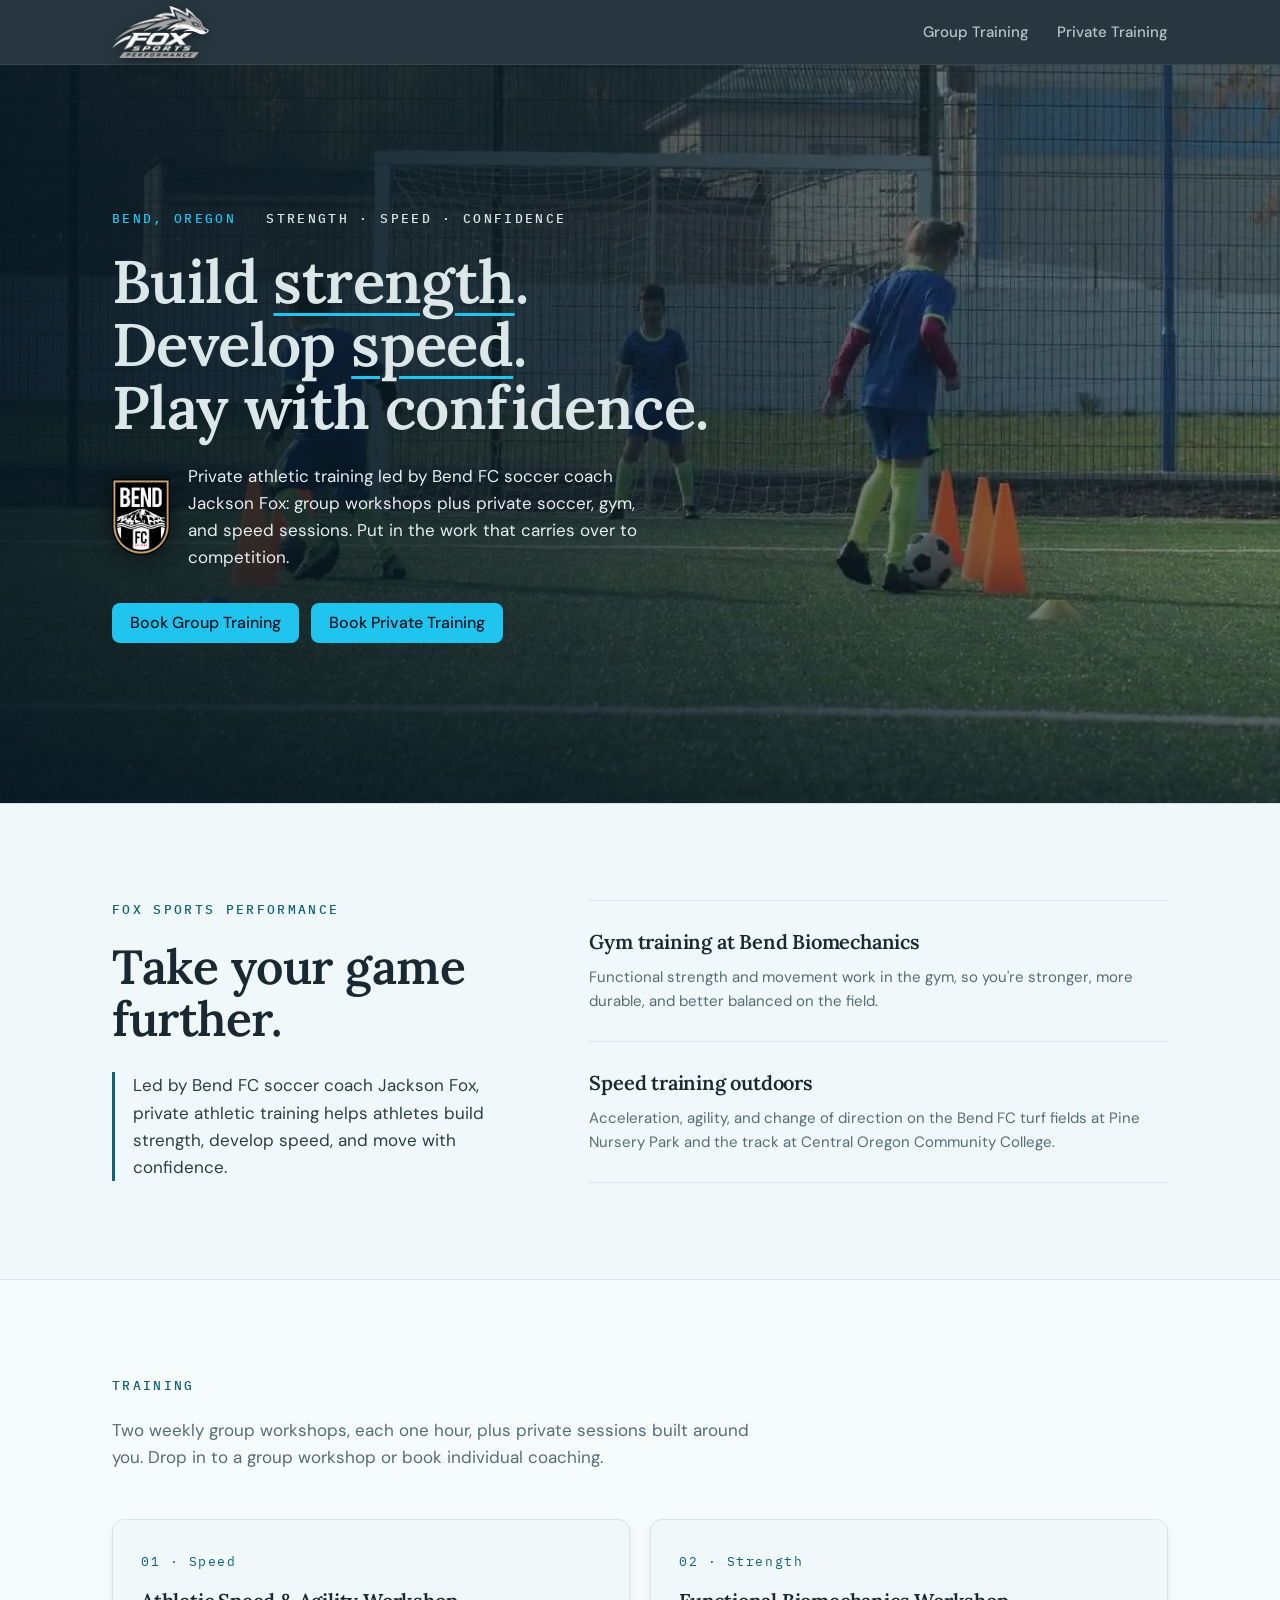
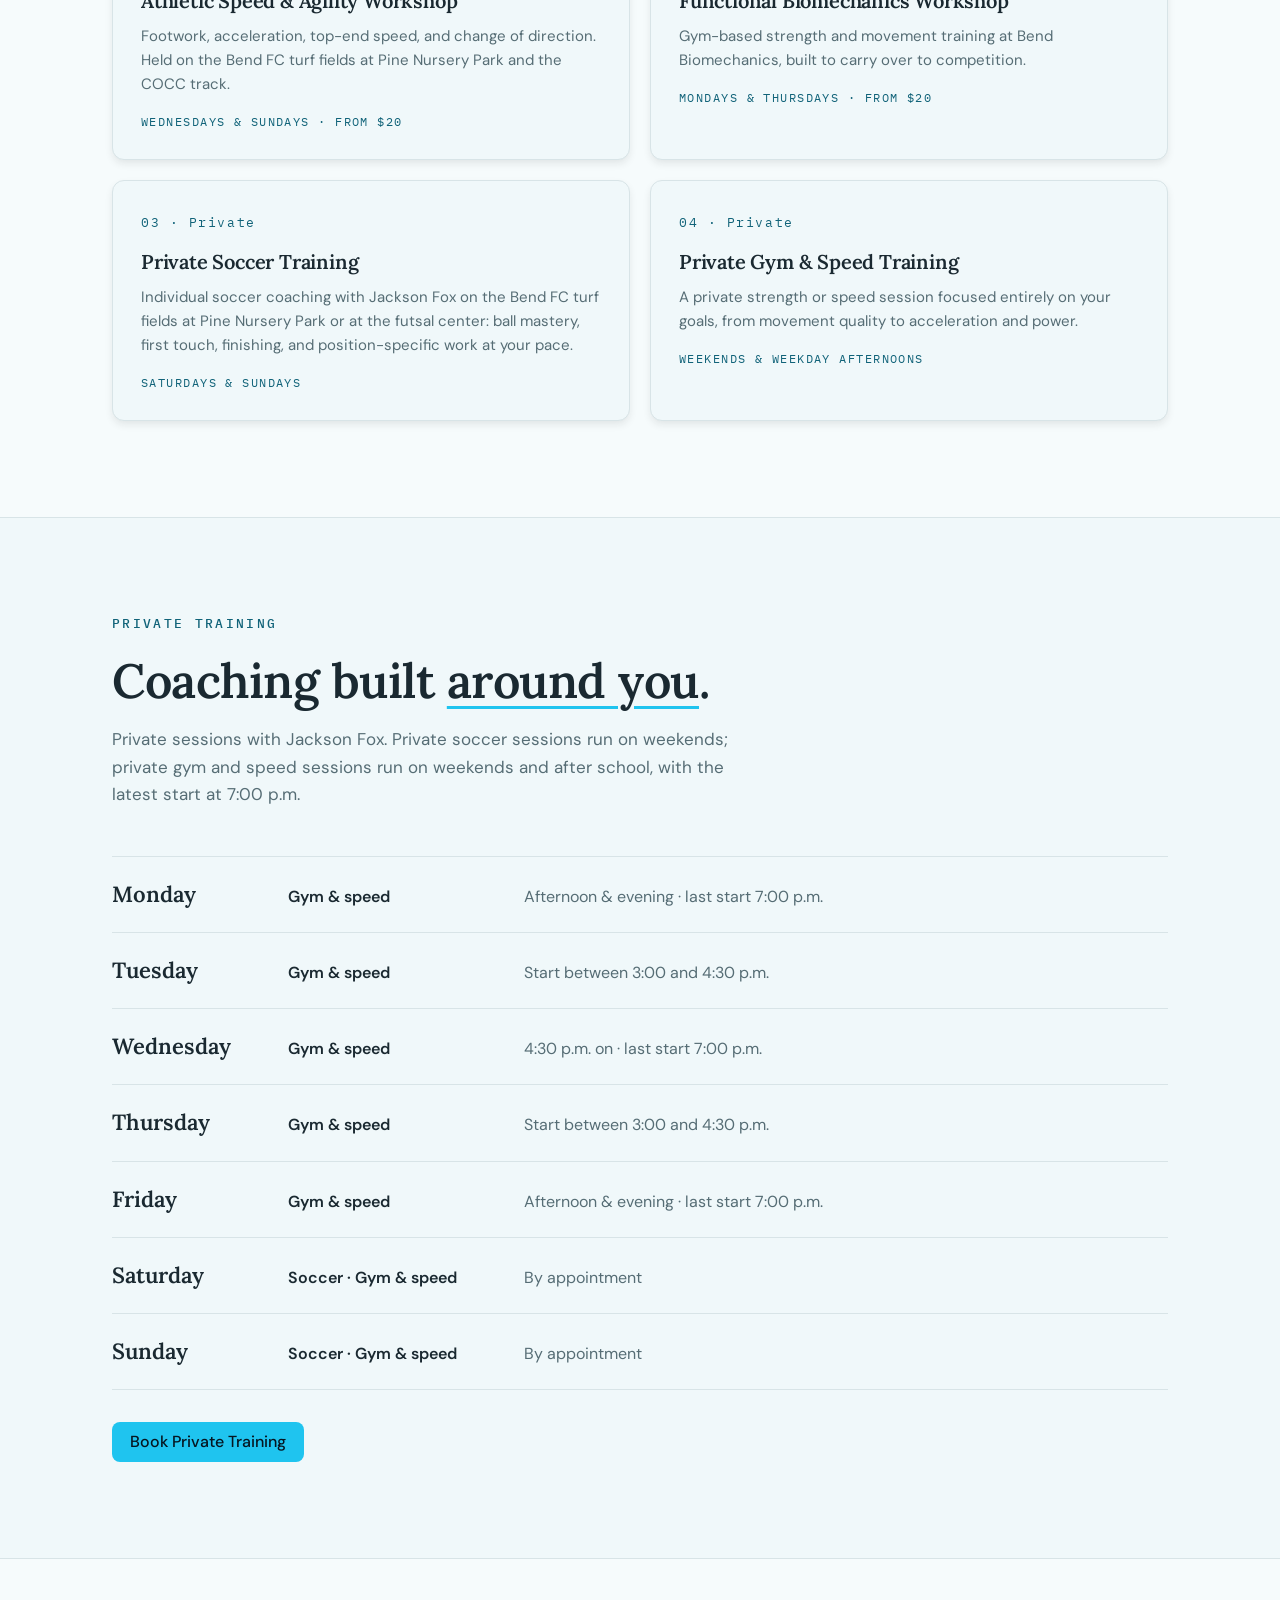
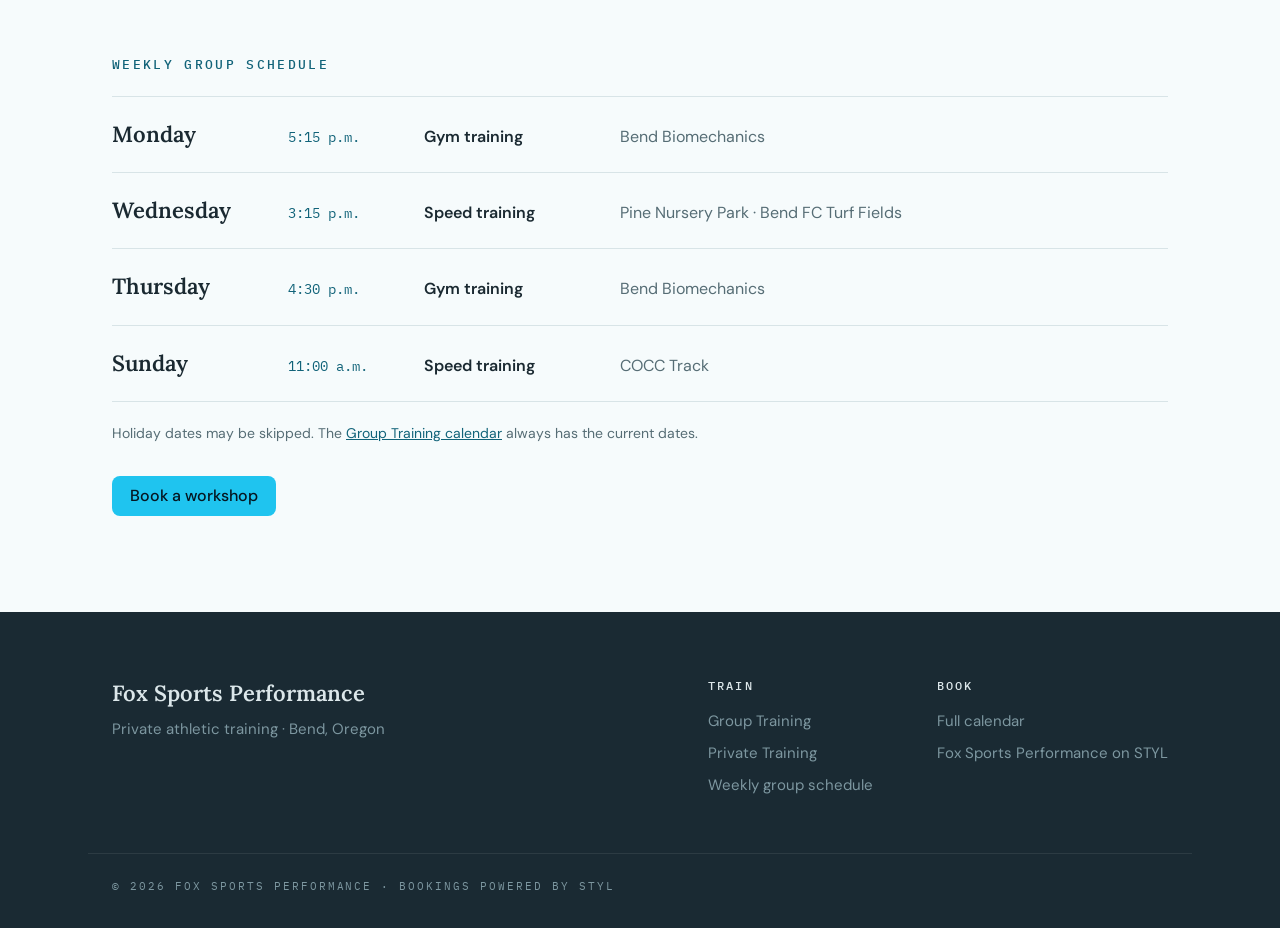
<file: index.html>
<!DOCTYPE html>
<html lang="en">
<head>
  <meta charset="utf-8" />
  <meta name="viewport" content="width=device-width, initial-scale=1" />
  <title>Fox Sports Performance · Athletic Training in Bend, Oregon</title>
  <meta name="description" content="Private athletic training in Bend, Oregon with Bend FC coach Jackson Fox. Gym sessions at Bend Biomechanics and speed training at Pine Nursery Park and COCC." />
  <meta name="theme-color" content="#051621" />
  <link rel="icon" type="image/png" href="assets/fox-logo.png" />
  <link rel="preconnect" href="https://fonts.googleapis.com" />
  <link rel="preconnect" href="https://fonts.gstatic.com" crossorigin />
  <link href="https://fonts.googleapis.com/css2?family=DM+Sans:opsz,wght@9..40,400;9..40,500;9..40,600&family=IBM+Plex+Mono:wght@500&family=Lora:wght@500;600;700&display=swap" rel="stylesheet" />
  <link rel="stylesheet" href="styles.css" />
</head>
<body>
  <a class="skip" href="#main">Skip to content</a>

  <header class="site-header">
    <div class="wrap header-inner">
      <a href="/" class="logo" aria-label="Fox Sports Performance home">
        <img class="logo-img" src="assets/fox-logo-light.png" alt="Fox Sports Performance" onerror="this.remove()" />
        <span class="logo-text">FOX<span>SPORTS PERFORMANCE</span></span>
      </a>
      <nav class="nav" aria-label="Primary">
        <a href="group-training.html" class="nav-key">Group Training</a>
        <a href="private-training.html" class="nav-key">Private Training</a>
      </nav>
    </div>
  </header>

  <main id="main">
    <!-- HERO: tagline + calendar preview -->
    <section class="hero hero-video" id="top">
      <video class="hero-bg" muted loop playsinline preload="none" poster="assets/hero-poster.jpg" aria-hidden="true"
             data-src-desktop="assets/hero-montage.mp4" data-src-mobile="assets/hero-montage-mobile.mp4"></video>
      <div class="hero-shade" aria-hidden="true"></div>
      <div class="wrap">
        <div class="hero-copy">
          <p class="eyebrow"><span class="eyebrow-accent">Bend, Oregon</span> Strength · Speed · Confidence</p>
          <h1>Build <span class="ul">strength</span>.<br />Develop <span class="ul">speed</span>.<br />Play with confidence.</h1>
          <div class="hero-intro">
            <img class="club-crest" src="assets/bend-fc-logo.png" width="152" height="200" alt="Bend FC crest" />
            <p class="hero-lede">Private athletic training led by Bend FC soccer coach Jackson Fox: group workshops plus private soccer, gym, and speed sessions. Put in the work that carries over to competition.</p>
          </div>
          <div class="hero-actions">
            <a href="group-training.html" class="btn btn-primary">Book Group Training</a>
            <a href="private-training.html" class="btn btn-primary">Book Private Training</a>
          </div>
        </div>
      </div>
    </section>

    <!-- ABOUT -->
    <section class="section light">
      <div class="wrap split">
        <div>
          <p class="eyebrow eyebrow-dark">Fox Sports Performance</p>
          <h2>Take your game further.</h2>
          <blockquote class="lede">
            Led by Bend FC soccer coach Jackson Fox, private athletic training helps athletes build strength, develop speed, and move with confidence.
          </blockquote>
        </div>
        <div class="rows">
          <article class="row">
            <h3>Gym training at Bend Biomechanics</h3>
            <p>Functional strength and movement work in the gym, so you're stronger, more durable, and better balanced on the field.</p>
          </article>
          <article class="row">
            <h3>Speed training outdoors</h3>
            <p>Acceleration, agility, and change of direction on the Bend FC turf fields at Pine Nursery Park and the track at Central Oregon Community College.</p>
          </article>
        </div>
      </div>
    </section>

    <!-- TRAINING -->
    <section class="section light alt" id="training">
      <div class="wrap">
        <p class="eyebrow eyebrow-dark">Training</p>
        <p class="section-lede">Two weekly group workshops, each one hour, plus private sessions built around you. Drop in to a group workshop or book individual coaching.</p>
        <div class="cards cards-2">
          <article class="card">
            <span class="num">01 · Speed</span>
            <h3>Athletic Speed &amp; Agility Workshop</h3>
            <p>Footwork, acceleration, top-end speed, and change of direction. Held on the Bend FC turf fields at Pine Nursery Park and the COCC track.</p>
            <p class="card-meta">Wednesdays &amp; Sundays · from $20</p>
          </article>
          <article class="card">
            <span class="num">02 · Strength</span>
            <h3>Functional Biomechanics Workshop</h3>
            <p>Gym-based strength and movement training at Bend Biomechanics, built to carry over to competition.</p>
            <p class="card-meta">Mondays &amp; Thursdays · from $20</p>
          </article>
          <article class="card">
            <span class="num">03 · Private</span>
            <h3>Private Soccer Training</h3>
            <p>Individual soccer coaching with Jackson Fox on the Bend FC turf fields at Pine Nursery Park or at the futsal center: ball mastery, first touch, finishing, and position-specific work at your pace.</p>
            <p class="card-meta">Saturdays &amp; Sundays</p>
          </article>
          <article class="card">
            <span class="num">04 · Private</span>
            <h3>Private Gym &amp; Speed Training</h3>
            <p>A private strength or speed session focused entirely on your goals, from movement quality to acceleration and power.</p>
            <p class="card-meta">Weekends &amp; weekday afternoons</p>
          </article>
        </div>
      </div>
    </section>

    <!-- PRIVATE TRAINING AVAILABILITY -->
    <section class="section light" id="private-training">
      <div class="wrap">
        <p class="eyebrow eyebrow-dark">Private training</p>
        <h2>Coaching built <span class="ul">around you</span>.</h2>
        <p class="section-lede lede-gap">Private sessions with Jackson Fox. Private soccer sessions run on weekends; private gym and speed sessions run on weekends and after school, with the latest start at 7:00&nbsp;p.m.</p>
        <ul class="week week-3">
          <li><span class="day">Monday</span><span class="what">Gym &amp; speed</span><span class="where">Afternoon &amp; evening · last start 7:00&nbsp;p.m.</span></li>
          <li><span class="day">Tuesday</span><span class="what">Gym &amp; speed</span><span class="where">Start between 3:00 and 4:30&nbsp;p.m.</span></li>
          <li><span class="day">Wednesday</span><span class="what">Gym &amp; speed</span><span class="where">4:30&nbsp;p.m. on · last start 7:00&nbsp;p.m.</span></li>
          <li><span class="day">Thursday</span><span class="what">Gym &amp; speed</span><span class="where">Start between 3:00 and 4:30&nbsp;p.m.</span></li>
          <li><span class="day">Friday</span><span class="what">Gym &amp; speed</span><span class="where">Afternoon &amp; evening · last start 7:00&nbsp;p.m.</span></li>
          <li><span class="day">Saturday</span><span class="what">Soccer · Gym &amp; speed</span><span class="where">By appointment</span></li>
          <li><span class="day">Sunday</span><span class="what">Soccer · Gym &amp; speed</span><span class="where">By appointment</span></li>
        </ul>
        <div class="hero-actions">
          <a href="private-training.html" class="btn btn-primary">Book Private Training</a>
        </div>
      </div>
    </section>

    <!-- WEEKLY SCHEDULE -->
    <section class="section light alt" id="weekly">
      <div class="wrap">
        <p class="eyebrow eyebrow-dark">Weekly group schedule</p>
        <ul class="week">
          <li><span class="day">Monday</span><span class="time">5:15&nbsp;p.m.</span><span class="what">Gym training</span><span class="where">Bend Biomechanics</span></li>
          <li><span class="day">Wednesday</span><span class="time">3:15&nbsp;p.m.</span><span class="what">Speed training</span><span class="where">Pine Nursery Park · Bend FC Turf Fields</span></li>
          <li><span class="day">Thursday</span><span class="time">4:30&nbsp;p.m.</span><span class="what">Gym training</span><span class="where">Bend Biomechanics</span></li>
          <li><span class="day">Sunday</span><span class="time">11:00&nbsp;a.m.</span><span class="what">Speed training</span><span class="where">COCC Track</span></li>
        </ul>
        <p class="fine">Holiday dates may be skipped. The <a href="group-training.html">Group Training calendar</a> always has the current dates.</p>
        <div class="hero-actions">
          <a href="group-training.html" class="btn btn-primary">Book a workshop</a>
        </div>
      </div>
    </section>

  </main>

  <footer class="site-footer">
    <div class="wrap footer-inner">
      <div>
        <p class="footer-brand">Fox Sports Performance</p>
        <p class="muted">Private athletic training · Bend, Oregon</p>
      </div>
      <div class="footer-cols">
        <div>
          <p class="eyebrow">Train</p>
          <a href="group-training.html">Group Training</a>
          <a href="private-training.html">Private Training</a>
          <a href="#weekly">Weekly group schedule</a>
        </div>
        <div>
          <p class="eyebrow">Book</p>
          <a href="schedule.html">Full calendar</a>
          <a href="https://styl.inc/brand/fox-sports-performance" target="_blank" rel="noopener">Fox Sports Performance on STYL</a>
        </div>
      </div>
    </div>
    <div class="wrap copyright">© <span id="year">2026</span> Fox Sports Performance · Bookings powered by STYL</div>
  </footer>

  <script>
    document.getElementById('year').textContent = new Date().getFullYear();
    // Hero video: smaller file on phones; still image only when reduced motion is requested
    (function () {
      var v = document.querySelector('.hero-bg');
      if (!v) return;
      if (window.matchMedia && window.matchMedia('(prefers-reduced-motion: reduce)').matches) return;
      v.src = window.innerWidth <= 700 ? v.dataset.srcMobile : v.dataset.srcDesktop;
      v.muted = true;
      var p = v.play();
      if (p && p.catch) p.catch(function () {});
    })();
  </script>
</body>
</html>
</file>
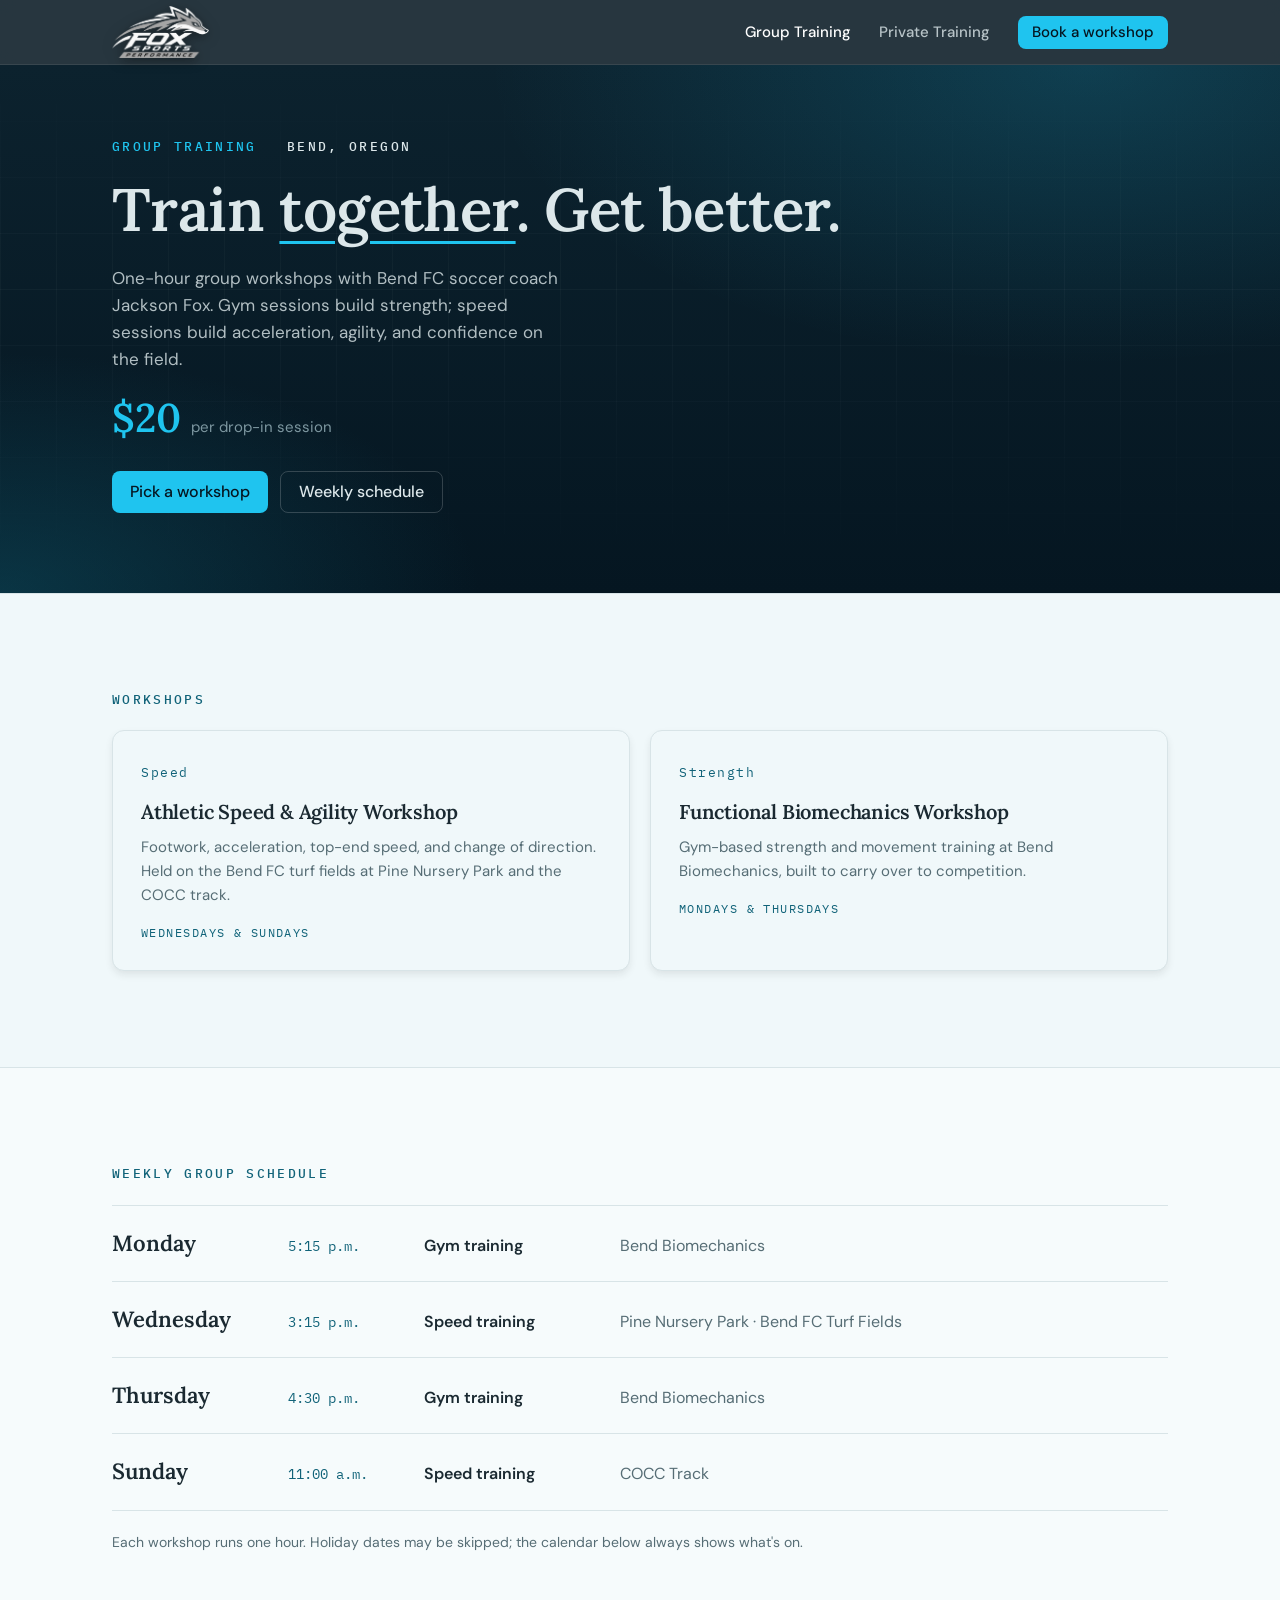
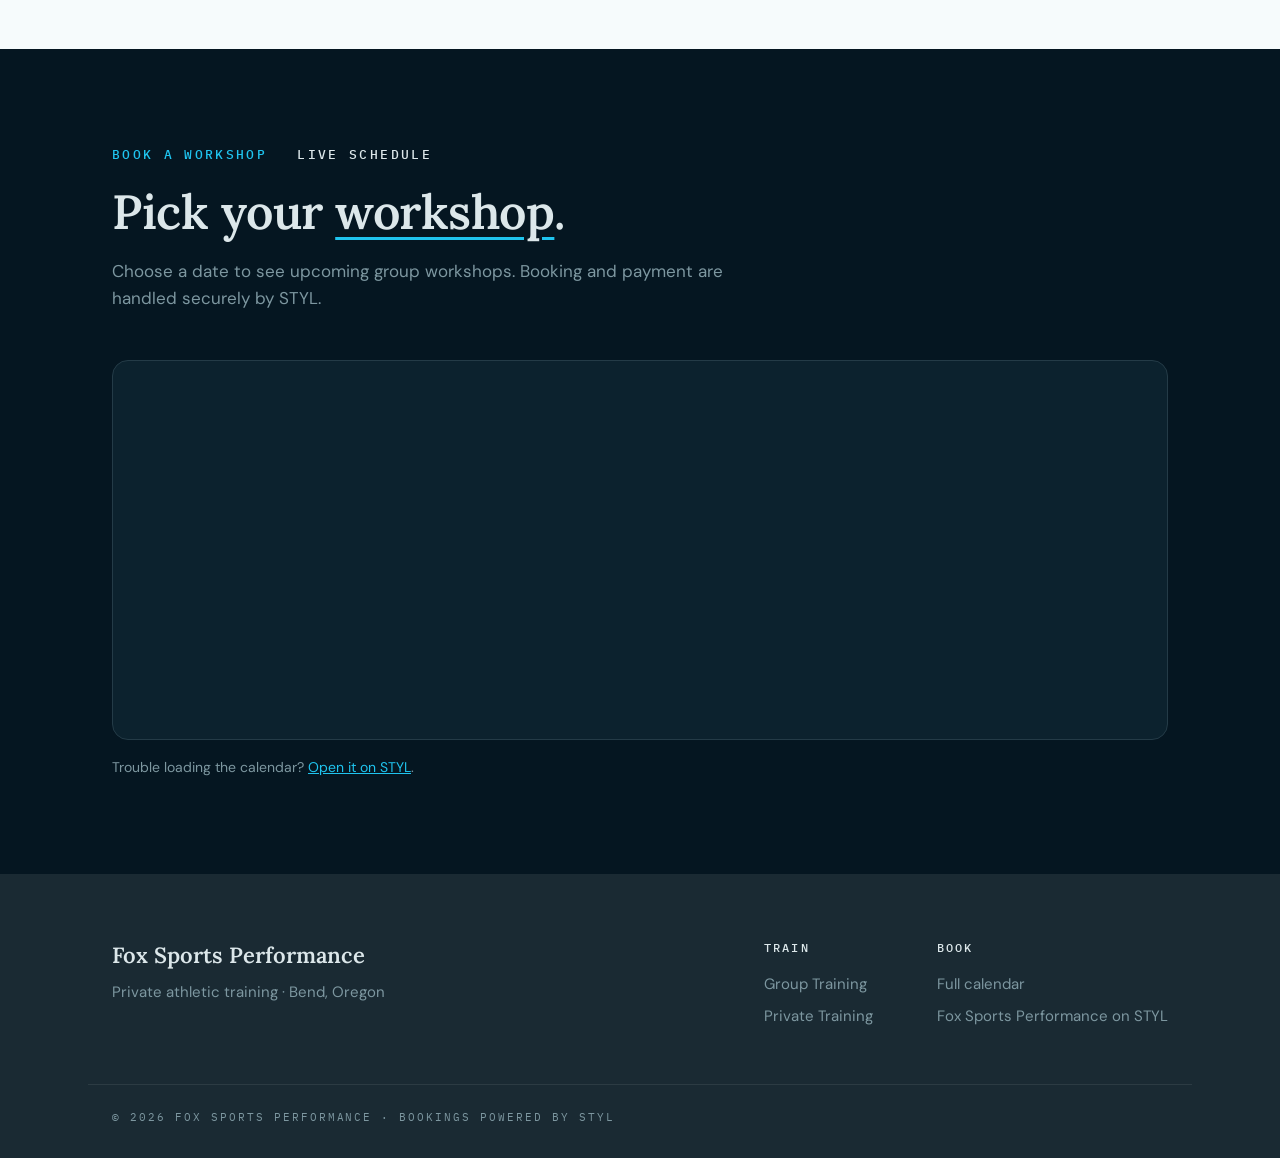
<file: group-training.html>
<!DOCTYPE html>
<html lang="en">
<head>
  <meta charset="utf-8" />
  <meta name="viewport" content="width=device-width, initial-scale=1" />
  <title>Group Training · Fox Sports Performance</title>
  <meta name="description" content="Group speed and strength workshops in Bend, Oregon with Bend FC coach Jackson Fox. Gym sessions at Bend Biomechanics and speed sessions at Pine Nursery Park and COCC." />
  <meta name="theme-color" content="#051621" />
  <link rel="icon" type="image/png" href="assets/fox-logo.png" />
  <link rel="preconnect" href="https://fonts.googleapis.com" />
  <link rel="preconnect" href="https://fonts.gstatic.com" crossorigin />
  <link href="https://fonts.googleapis.com/css2?family=DM+Sans:opsz,wght@9..40,400;9..40,500;9..40,600&family=IBM+Plex+Mono:wght@500&family=Lora:wght@500;600;700&display=swap" rel="stylesheet" />
  <link rel="stylesheet" href="styles.css" />
</head>
<body>
  <a class="skip" href="#main">Skip to content</a>

  <header class="site-header">
    <div class="wrap header-inner">
      <a href="/" class="logo" aria-label="Fox Sports Performance home">
        <img class="logo-img" src="assets/fox-logo-light.png" alt="Fox Sports Performance" onerror="this.remove()" />
        <span class="logo-text">FOX<span>SPORTS PERFORMANCE</span></span>
      </a>
      <nav class="nav" aria-label="Primary">
        <a href="group-training.html" aria-current="page" class="nav-key">Group Training</a>
        <a href="private-training.html" class="nav-key">Private Training</a>
        <a href="#book" class="btn btn-primary btn-sm">Book a workshop</a>
      </nav>
    </div>
  </header>

  <main id="main">
    <!-- HERO -->
    <section class="hero hero-compact">
      <div class="wrap">
        <p class="eyebrow"><span class="eyebrow-accent">Group training</span> Bend, Oregon</p>
        <h1>Train <span class="ul">together</span>. Get better.</h1>
        <p class="hero-lede">One-hour group workshops with Bend FC soccer coach Jackson Fox. Gym sessions build strength; speed sessions build acceleration, agility, and confidence on the field.</p>
        <div class="price-line"><span class="price">$20</span><span>per drop-in session</span></div>
        <div class="hero-actions">
          <a href="#book" class="btn btn-primary">Pick a workshop</a>
          <a href="#weekly" class="btn btn-ghost">Weekly schedule</a>
        </div>
      </div>
    </section>

    <!-- WORKSHOPS -->
    <section class="section light">
      <div class="wrap">
        <p class="eyebrow eyebrow-dark">Workshops</p>
        <div class="cards cards-2">
          <article class="card">
            <span class="num">Speed</span>
            <h3>Athletic Speed &amp; Agility Workshop</h3>
            <p>Footwork, acceleration, top-end speed, and change of direction. Held on the Bend FC turf fields at Pine Nursery Park and the COCC track.</p>
            <p class="card-meta">Wednesdays &amp; Sundays</p>
          </article>
          <article class="card">
            <span class="num">Strength</span>
            <h3>Functional Biomechanics Workshop</h3>
            <p>Gym-based strength and movement training at Bend Biomechanics, built to carry over to competition.</p>
            <p class="card-meta">Mondays &amp; Thursdays</p>
          </article>
        </div>
      </div>
    </section>

    <!-- WEEKLY SCHEDULE -->
    <section class="section light alt" id="weekly">
      <div class="wrap">
        <p class="eyebrow eyebrow-dark">Weekly group schedule</p>
        <ul class="week">
          <li><span class="day">Monday</span><span class="time">5:15&nbsp;p.m.</span><span class="what">Gym training</span><span class="where">Bend Biomechanics</span></li>
          <li><span class="day">Wednesday</span><span class="time">3:15&nbsp;p.m.</span><span class="what">Speed training</span><span class="where">Pine Nursery Park · Bend FC Turf Fields</span></li>
          <li><span class="day">Thursday</span><span class="time">4:30&nbsp;p.m.</span><span class="what">Gym training</span><span class="where">Bend Biomechanics</span></li>
          <li><span class="day">Sunday</span><span class="time">11:00&nbsp;a.m.</span><span class="what">Speed training</span><span class="where">COCC Track</span></li>
        </ul>
        <p class="fine">Each workshop runs one hour. Holiday dates may be skipped; the calendar below always shows what's on.</p>
      </div>
    </section>

    <!-- BOOK -->
    <section class="section dark" id="book">
      <div class="wrap">
        <p class="eyebrow"><span class="eyebrow-accent">Book a workshop</span> Live schedule</p>
        <h2>Pick your <span class="ul">workshop</span>.</h2>
        <p class="section-lede on-dark">Choose a date to see upcoming group workshops. Booking and payment are handled securely by STYL.</p>
        <div class="embed-frame">
          <!-- STYL: Fox Sports Performance calendar · group-training -->
          <div data-ls-embed data-ls-type="calendar" data-ls-slug="fox-sports-performance" data-ls-theme="dark" data-ls-transparent="1" data-ls-tag="group-training"></div>
          <script async src="https://styl.inc/embed.js"></script>
        </div>
        <p class="embed-note">Trouble loading the calendar? <a href="https://styl.inc/brand/fox-sports-performance" target="_blank" rel="noopener">Open it on STYL</a>.</p>
      </div>
    </section>
  </main>

  <footer class="site-footer">
    <div class="wrap footer-inner">
      <div>
        <p class="footer-brand">Fox Sports Performance</p>
        <p class="muted">Private athletic training · Bend, Oregon</p>
      </div>
      <div class="footer-cols">
        <div>
          <p class="eyebrow">Train</p>
          <a href="group-training.html">Group Training</a>
          <a href="private-training.html">Private Training</a>
        </div>
        <div>
          <p class="eyebrow">Book</p>
          <a href="schedule.html">Full calendar</a>
          <a href="https://styl.inc/brand/fox-sports-performance" target="_blank" rel="noopener">Fox Sports Performance on STYL</a>
        </div>
      </div>
    </div>
    <div class="wrap copyright">© <span id="year">2026</span> Fox Sports Performance · Bookings powered by STYL</div>
  </footer>

  <script>document.getElementById('year').textContent = new Date().getFullYear();</script>
</body>
</html>
</file>
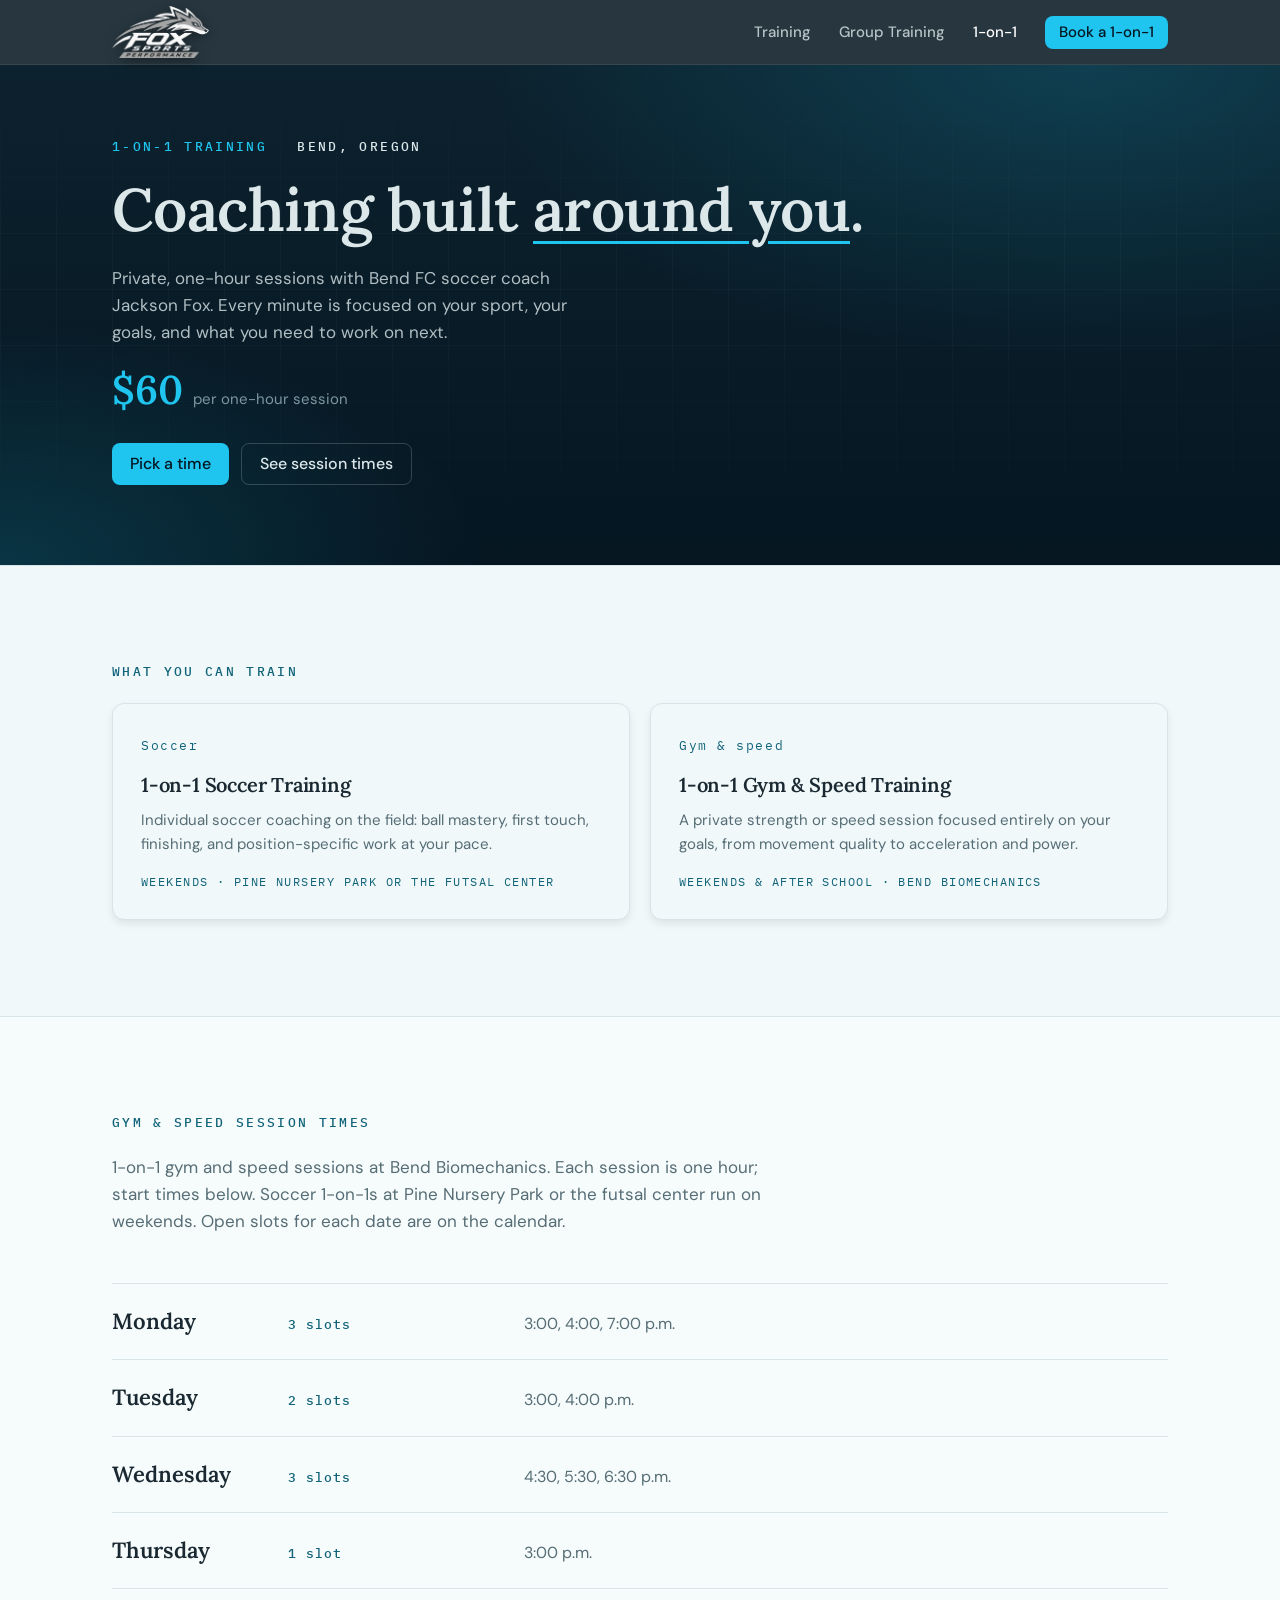
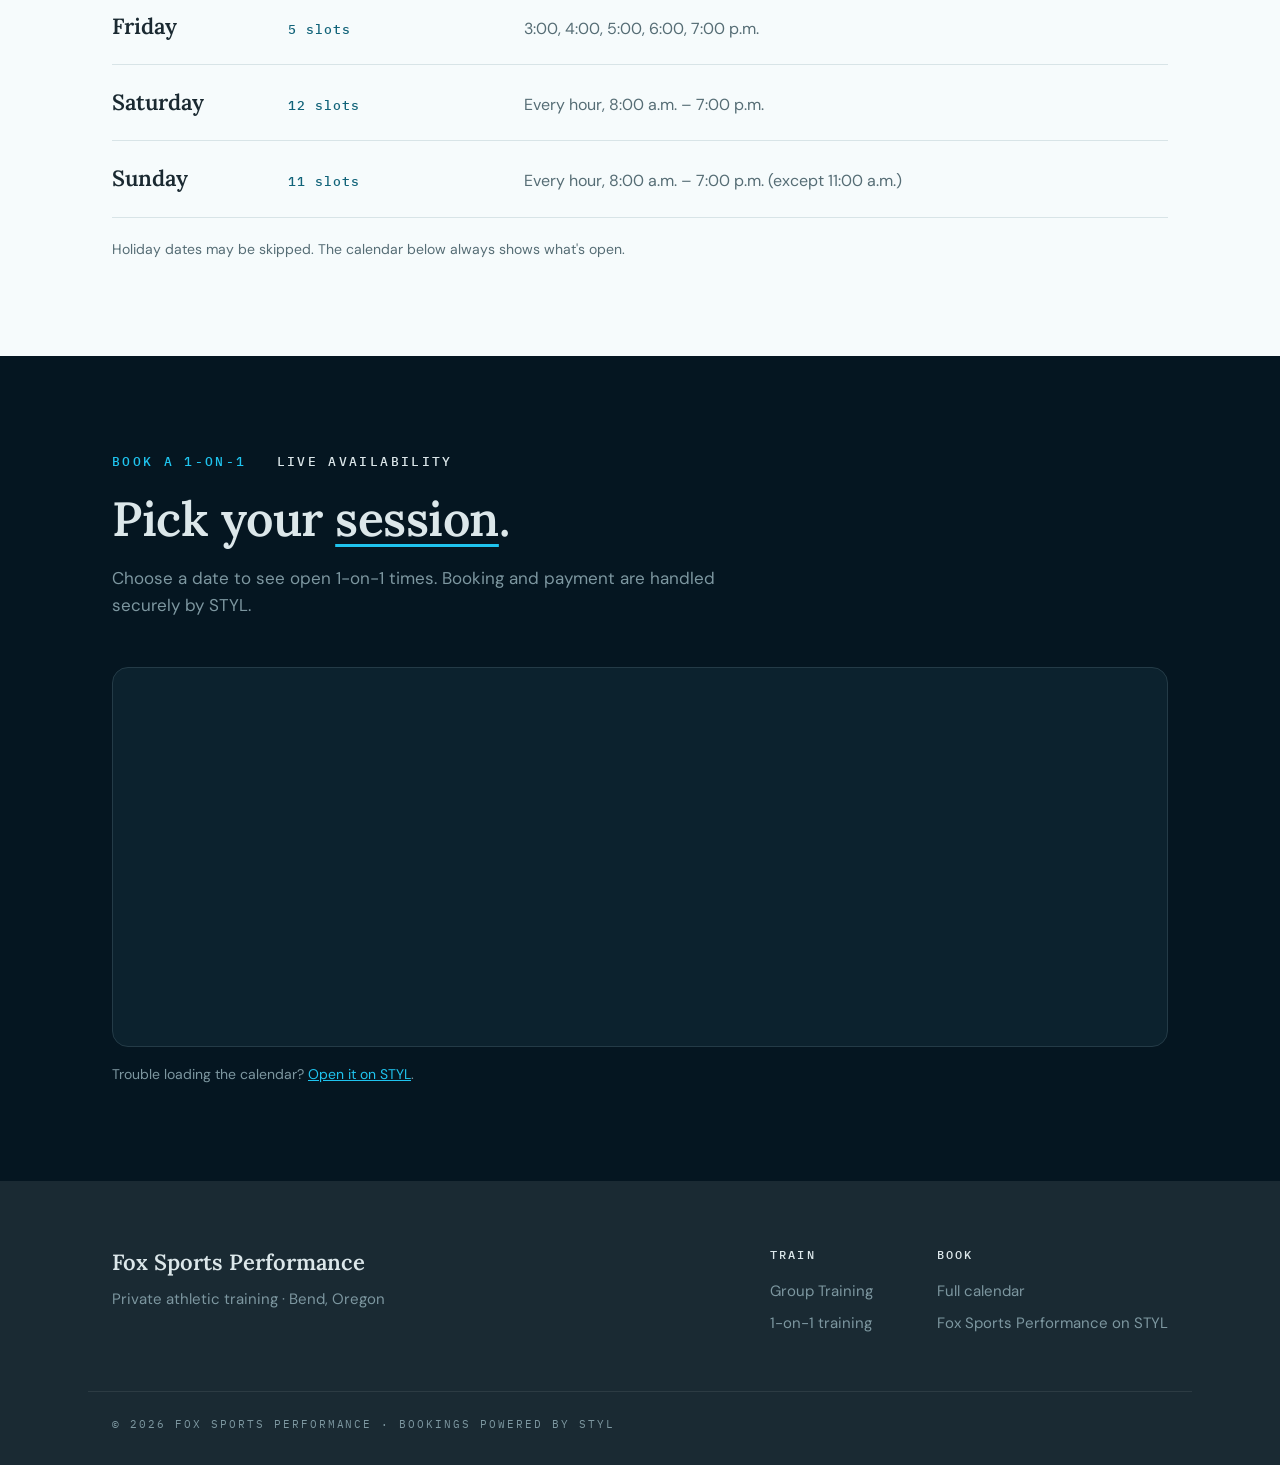
<file: one-on-one.html>
<!DOCTYPE html>
<html lang="en">
<head>
  <meta charset="utf-8" />
  <meta name="viewport" content="width=device-width, initial-scale=1" />
  <title>1-on-1 Training · Fox Sports Performance</title>
  <meta name="description" content="Private 1-on-1 training with Bend FC coach Jackson Fox in Bend, Oregon: soccer at Pine Nursery Park or the futsal center, gym and speed at Bend Biomechanics. One-hour sessions, $60." />
  <meta name="theme-color" content="#051621" />
  <link rel="icon" type="image/png" href="assets/fox-logo.png" />
  <link rel="preconnect" href="https://fonts.googleapis.com" />
  <link rel="preconnect" href="https://fonts.gstatic.com" crossorigin />
  <link href="https://fonts.googleapis.com/css2?family=DM+Sans:opsz,wght@9..40,400;9..40,500;9..40,600&family=IBM+Plex+Mono:wght@500&family=Lora:wght@500;600;700&display=swap" rel="stylesheet" />
  <link rel="stylesheet" href="styles.css" />
</head>
<body>
  <a class="skip" href="#main">Skip to content</a>

  <header class="site-header">
    <div class="wrap header-inner">
      <a href="/" class="logo" aria-label="Fox Sports Performance home">
        <img class="logo-img" src="assets/fox-logo-light.png" alt="Fox Sports Performance" onerror="this.remove()" />
        <span class="logo-text">FOX<span>SPORTS PERFORMANCE</span></span>
      </a>
      <nav class="nav" aria-label="Primary">
        <a href="/#training">Training</a>
        <a href="group-training.html" class="nav-key">Group Training</a>
        <a href="one-on-one.html" aria-current="page" class="nav-key">1-on-1</a>
        <a href="#book" class="btn btn-primary btn-sm">Book a 1-on-1</a>
      </nav>
    </div>
  </header>

  <main id="main">
    <!-- HERO -->
    <section class="hero hero-compact">
      <div class="wrap">
        <p class="eyebrow"><span class="eyebrow-accent">1-on-1 training</span> Bend, Oregon</p>
        <h1>Coaching built <span class="ul">around you</span>.</h1>
        <p class="hero-lede">Private, one-hour sessions with Bend FC soccer coach Jackson Fox. Every minute is focused on your sport, your goals, and what you need to work on next.</p>
        <div class="price-line"><span class="price">$60</span><span>per one-hour session</span></div>
        <div class="hero-actions">
          <a href="#book" class="btn btn-primary">Pick a time</a>
          <a href="#times" class="btn btn-ghost">See session times</a>
        </div>
      </div>
    </section>

    <!-- WHAT YOU CAN TRAIN -->
    <section class="section light">
      <div class="wrap">
        <p class="eyebrow eyebrow-dark">What you can train</p>
        <div class="cards cards-2">
          <article class="card">
            <span class="num">Soccer</span>
            <h3>1-on-1 Soccer Training</h3>
            <p>Individual soccer coaching on the field: ball mastery, first touch, finishing, and position-specific work at your pace.</p>
            <p class="card-meta">Weekends · Pine Nursery Park or the futsal center</p>
          </article>
          <article class="card">
            <span class="num">Gym &amp; speed</span>
            <h3>1-on-1 Gym &amp; Speed Training</h3>
            <p>A private strength or speed session focused entirely on your goals, from movement quality to acceleration and power.</p>
            <p class="card-meta">Weekends &amp; after school · Bend Biomechanics</p>
          </article>
        </div>
      </div>
    </section>

    <!-- SESSION TIMES -->
    <section class="section light alt" id="times">
      <div class="wrap">
        <p class="eyebrow eyebrow-dark">Gym &amp; speed session times</p>
        <p class="section-lede">1-on-1 gym and speed sessions at Bend Biomechanics. Each session is one hour; start times below. Soccer 1-on-1s at Pine Nursery Park or the futsal center run on weekends. Open slots for each date are on the calendar.</p>
        <ul class="week week-3 slots">
          <li><span class="day">Monday</span><span class="what">3 slots</span><span class="where">3:00, 4:00, 7:00&nbsp;p.m.</span></li>
          <li><span class="day">Tuesday</span><span class="what">2 slots</span><span class="where">3:00, 4:00&nbsp;p.m.</span></li>
          <li><span class="day">Wednesday</span><span class="what">3 slots</span><span class="where">4:30, 5:30, 6:30&nbsp;p.m.</span></li>
          <li><span class="day">Thursday</span><span class="what">1 slot</span><span class="where">3:00&nbsp;p.m.</span></li>
          <li><span class="day">Friday</span><span class="what">5 slots</span><span class="where">3:00, 4:00, 5:00, 6:00, 7:00&nbsp;p.m.</span></li>
          <li><span class="day">Saturday</span><span class="what">12 slots</span><span class="where">Every hour, 8:00&nbsp;a.m. – 7:00&nbsp;p.m.</span></li>
          <li><span class="day">Sunday</span><span class="what">11 slots</span><span class="where">Every hour, 8:00&nbsp;a.m. – 7:00&nbsp;p.m. (except 11:00&nbsp;a.m.)</span></li>
        </ul>
        <p class="fine">Holiday dates may be skipped. The calendar below always shows what's open.</p>
      </div>
    </section>

    <!-- BOOK -->
    <section class="section dark" id="book">
      <div class="wrap">
        <p class="eyebrow"><span class="eyebrow-accent">Book a 1-on-1</span> Live availability</p>
        <h2>Pick your <span class="ul">session</span>.</h2>
        <p class="section-lede on-dark">Choose a date to see open 1-on-1 times. Booking and payment are handled securely by STYL.</p>
        <div class="embed-frame">
          <!-- STYL: Fox Sports Performance calendar · one-on-one. -->
          <div data-ls-embed data-ls-type="calendar" data-ls-slug="fox-sports-performance" data-ls-theme="dark" data-ls-transparent="1" data-ls-tag="one-on-one"></div>
          <script async src="https://styl.inc/embed.js"></script>
        </div>
        <p class="embed-note">Trouble loading the calendar? <a href="https://styl.inc/brand/fox-sports-performance" target="_blank" rel="noopener">Open it on STYL</a>.</p>
      </div>
    </section>
  </main>

  <footer class="site-footer">
    <div class="wrap footer-inner">
      <div>
        <p class="footer-brand">Fox Sports Performance</p>
        <p class="muted">Private athletic training · Bend, Oregon</p>
      </div>
      <div class="footer-cols">
        <div>
          <p class="eyebrow">Train</p>
          <a href="group-training.html">Group Training</a>
          <a href="one-on-one.html">1-on-1 training</a>
        </div>
        <div>
          <p class="eyebrow">Book</p>
          <a href="schedule.html">Full calendar</a>
          <a href="https://styl.inc/brand/fox-sports-performance" target="_blank" rel="noopener">Fox Sports Performance on STYL</a>
        </div>
      </div>
    </div>
    <div class="wrap copyright">© <span id="year">2026</span> Fox Sports Performance · Bookings powered by STYL</div>
  </footer>

  <script>document.getElementById('year').textContent = new Date().getFullYear();</script>
</body>
</html>
</file>
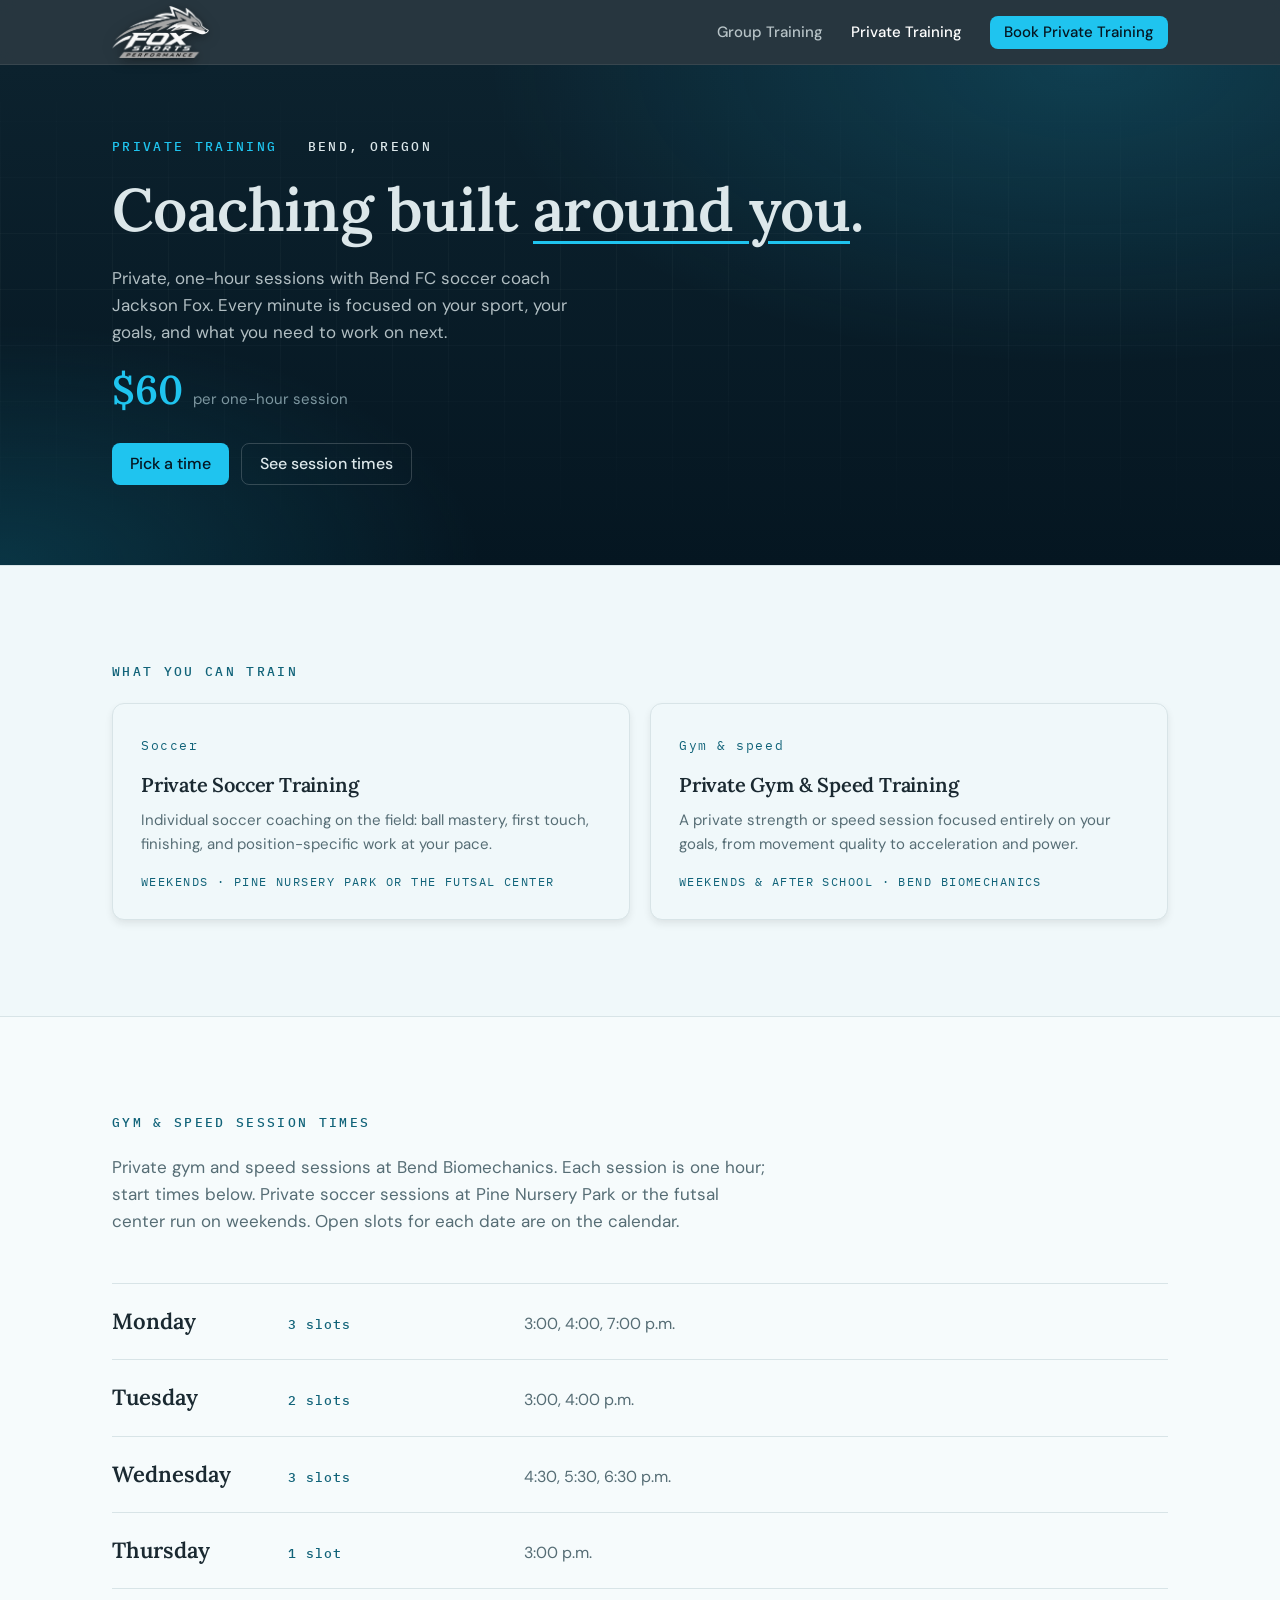
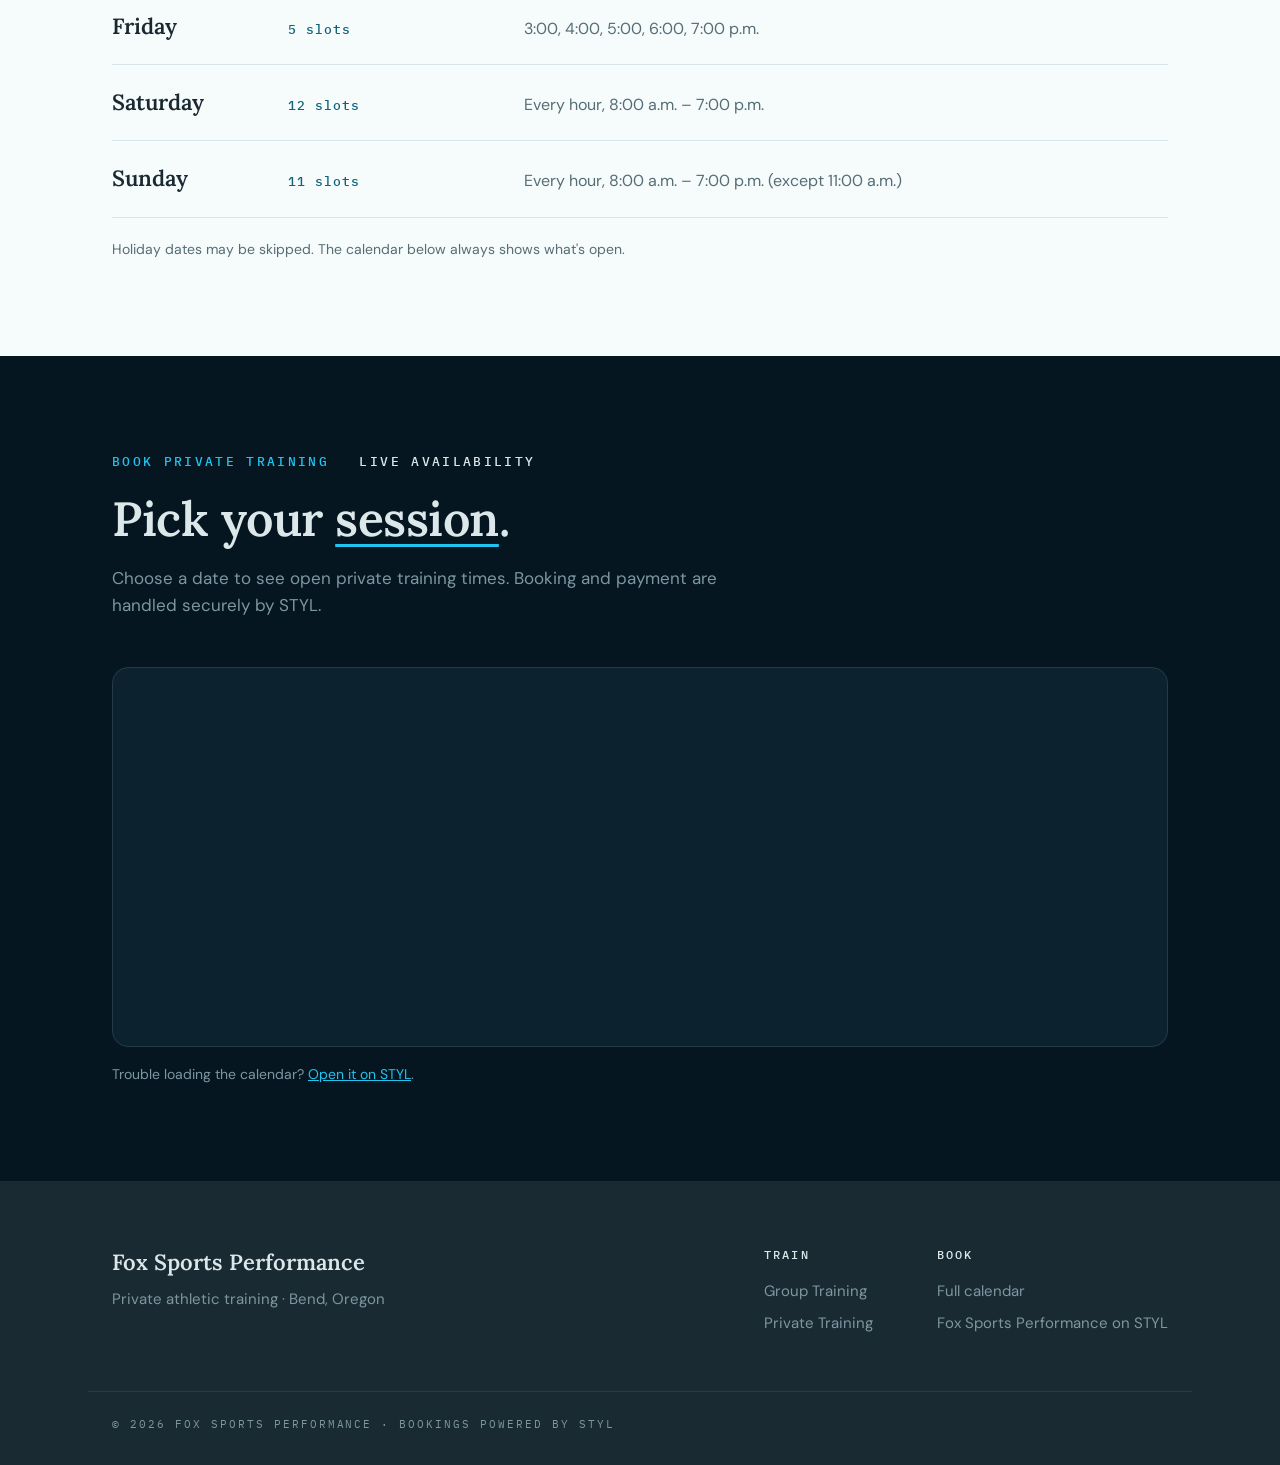
<file: private-training.html>
<!DOCTYPE html>
<html lang="en">
<head>
  <meta charset="utf-8" />
  <meta name="viewport" content="width=device-width, initial-scale=1" />
  <title>Private Training · Fox Sports Performance</title>
  <meta name="description" content="Private training with Bend FC coach Jackson Fox in Bend, Oregon: soccer at Pine Nursery Park or the futsal center, gym and speed at Bend Biomechanics. One-hour sessions, $60." />
  <meta name="theme-color" content="#051621" />
  <link rel="icon" type="image/png" href="assets/fox-logo.png" />
  <link rel="preconnect" href="https://fonts.googleapis.com" />
  <link rel="preconnect" href="https://fonts.gstatic.com" crossorigin />
  <link href="https://fonts.googleapis.com/css2?family=DM+Sans:opsz,wght@9..40,400;9..40,500;9..40,600&family=IBM+Plex+Mono:wght@500&family=Lora:wght@500;600;700&display=swap" rel="stylesheet" />
  <link rel="stylesheet" href="styles.css" />
</head>
<body>
  <a class="skip" href="#main">Skip to content</a>

  <header class="site-header">
    <div class="wrap header-inner">
      <a href="/" class="logo" aria-label="Fox Sports Performance home">
        <img class="logo-img" src="assets/fox-logo-light.png" alt="Fox Sports Performance" onerror="this.remove()" />
        <span class="logo-text">FOX<span>SPORTS PERFORMANCE</span></span>
      </a>
      <nav class="nav" aria-label="Primary">
        <a href="group-training.html" class="nav-key">Group Training</a>
        <a href="private-training.html" aria-current="page" class="nav-key">Private Training</a>
        <a href="#book" class="btn btn-primary btn-sm">Book Private Training</a>
      </nav>
    </div>
  </header>

  <main id="main">
    <!-- HERO -->
    <section class="hero hero-compact">
      <div class="wrap">
        <p class="eyebrow"><span class="eyebrow-accent">Private training</span> Bend, Oregon</p>
        <h1>Coaching built <span class="ul">around you</span>.</h1>
        <p class="hero-lede">Private, one-hour sessions with Bend FC soccer coach Jackson Fox. Every minute is focused on your sport, your goals, and what you need to work on next.</p>
        <div class="price-line"><span class="price">$60</span><span>per one-hour session</span></div>
        <div class="hero-actions">
          <a href="#book" class="btn btn-primary">Pick a time</a>
          <a href="#times" class="btn btn-ghost">See session times</a>
        </div>
      </div>
    </section>

    <!-- WHAT YOU CAN TRAIN -->
    <section class="section light">
      <div class="wrap">
        <p class="eyebrow eyebrow-dark">What you can train</p>
        <div class="cards cards-2">
          <article class="card">
            <span class="num">Soccer</span>
            <h3>Private Soccer Training</h3>
            <p>Individual soccer coaching on the field: ball mastery, first touch, finishing, and position-specific work at your pace.</p>
            <p class="card-meta">Weekends · Pine Nursery Park or the futsal center</p>
          </article>
          <article class="card">
            <span class="num">Gym &amp; speed</span>
            <h3>Private Gym &amp; Speed Training</h3>
            <p>A private strength or speed session focused entirely on your goals, from movement quality to acceleration and power.</p>
            <p class="card-meta">Weekends &amp; after school · Bend Biomechanics</p>
          </article>
        </div>
      </div>
    </section>

    <!-- SESSION TIMES -->
    <section class="section light alt" id="times">
      <div class="wrap">
        <p class="eyebrow eyebrow-dark">Gym &amp; speed session times</p>
        <p class="section-lede">Private gym and speed sessions at Bend Biomechanics. Each session is one hour; start times below. Private soccer sessions at Pine Nursery Park or the futsal center run on weekends. Open slots for each date are on the calendar.</p>
        <ul class="week week-3 slots">
          <li><span class="day">Monday</span><span class="what">3 slots</span><span class="where">3:00, 4:00, 7:00&nbsp;p.m.</span></li>
          <li><span class="day">Tuesday</span><span class="what">2 slots</span><span class="where">3:00, 4:00&nbsp;p.m.</span></li>
          <li><span class="day">Wednesday</span><span class="what">3 slots</span><span class="where">4:30, 5:30, 6:30&nbsp;p.m.</span></li>
          <li><span class="day">Thursday</span><span class="what">1 slot</span><span class="where">3:00&nbsp;p.m.</span></li>
          <li><span class="day">Friday</span><span class="what">5 slots</span><span class="where">3:00, 4:00, 5:00, 6:00, 7:00&nbsp;p.m.</span></li>
          <li><span class="day">Saturday</span><span class="what">12 slots</span><span class="where">Every hour, 8:00&nbsp;a.m. – 7:00&nbsp;p.m.</span></li>
          <li><span class="day">Sunday</span><span class="what">11 slots</span><span class="where">Every hour, 8:00&nbsp;a.m. – 7:00&nbsp;p.m. (except 11:00&nbsp;a.m.)</span></li>
        </ul>
        <p class="fine">Holiday dates may be skipped. The calendar below always shows what's open.</p>
      </div>
    </section>

    <!-- BOOK -->
    <section class="section dark" id="book">
      <div class="wrap">
        <p class="eyebrow"><span class="eyebrow-accent">Book private training</span> Live availability</p>
        <h2>Pick your <span class="ul">session</span>.</h2>
        <p class="section-lede on-dark">Choose a date to see open private training times. Booking and payment are handled securely by STYL.</p>
        <div class="embed-frame">
          <!-- STYL: Fox Sports Performance calendar · one-on-one. -->
          <div data-ls-embed data-ls-type="calendar" data-ls-slug="fox-sports-performance" data-ls-theme="dark" data-ls-transparent="1" data-ls-tag="one-on-one"></div>
          <script async src="https://styl.inc/embed.js"></script>
        </div>
        <p class="embed-note">Trouble loading the calendar? <a href="https://styl.inc/brand/fox-sports-performance" target="_blank" rel="noopener">Open it on STYL</a>.</p>
      </div>
    </section>
  </main>

  <footer class="site-footer">
    <div class="wrap footer-inner">
      <div>
        <p class="footer-brand">Fox Sports Performance</p>
        <p class="muted">Private athletic training · Bend, Oregon</p>
      </div>
      <div class="footer-cols">
        <div>
          <p class="eyebrow">Train</p>
          <a href="group-training.html">Group Training</a>
          <a href="private-training.html">Private Training</a>
        </div>
        <div>
          <p class="eyebrow">Book</p>
          <a href="schedule.html">Full calendar</a>
          <a href="https://styl.inc/brand/fox-sports-performance" target="_blank" rel="noopener">Fox Sports Performance on STYL</a>
        </div>
      </div>
    </div>
    <div class="wrap copyright">© <span id="year">2026</span> Fox Sports Performance · Bookings powered by STYL</div>
  </footer>

  <script>document.getElementById('year').textContent = new Date().getFullYear();</script>
</body>
</html>
</file>
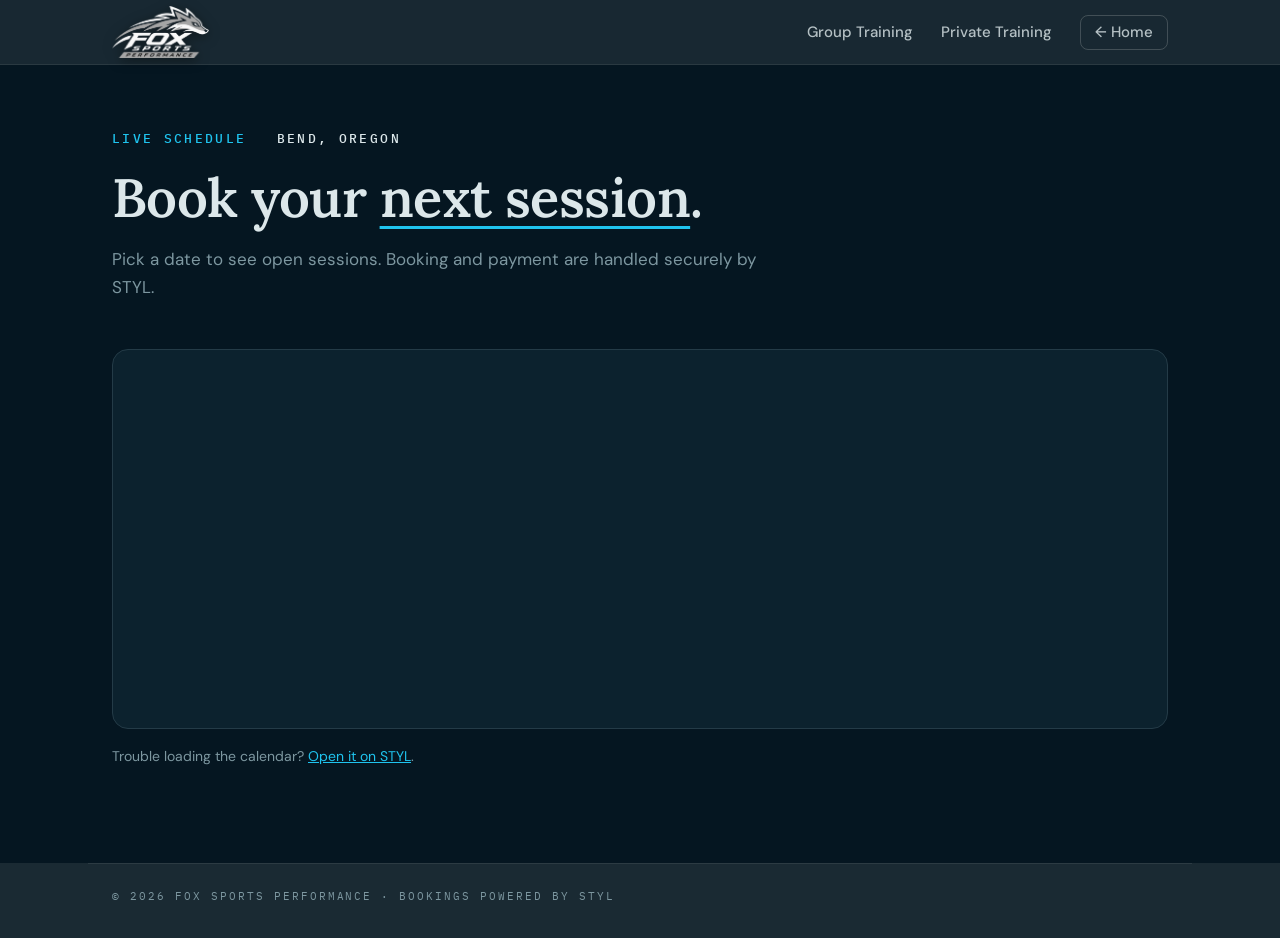
<file: schedule.html>
<!DOCTYPE html>
<html lang="en">
<head>
  <meta charset="utf-8" />
  <meta name="viewport" content="width=device-width, initial-scale=1" />
  <title>Schedule · Fox Sports Performance</title>
  <meta name="description" content="Live training calendar for Fox Sports Performance in Bend, Oregon. Pick a date and book a session." />
  <meta name="theme-color" content="#051621" />
  <link rel="icon" type="image/png" href="assets/fox-logo.png" />
  <link rel="preconnect" href="https://fonts.googleapis.com" />
  <link rel="preconnect" href="https://fonts.gstatic.com" crossorigin />
  <link href="https://fonts.googleapis.com/css2?family=DM+Sans:opsz,wght@9..40,400;9..40,500;9..40,600&family=IBM+Plex+Mono:wght@500&family=Lora:wght@500;600;700&display=swap" rel="stylesheet" />
  <link rel="stylesheet" href="styles.css" />
</head>
<body class="page-dark">
  <a class="skip" href="#main">Skip to content</a>

  <header class="site-header">
    <div class="wrap header-inner">
      <a href="/" class="logo" aria-label="Fox Sports Performance home">
        <img class="logo-img" src="assets/fox-logo-light.png" alt="Fox Sports Performance" onerror="this.remove()" />
        <span class="logo-text">FOX<span>SPORTS PERFORMANCE</span></span>
      </a>
      <nav class="nav" aria-label="Primary">
        <a href="group-training.html" class="nav-key">Group Training</a>
        <a href="private-training.html" class="nav-key">Private Training</a>
        <a href="/" class="btn btn-ghost btn-sm">← Home</a>
      </nav>
    </div>
  </header>

  <main id="main" class="schedule-page">
    <div class="wrap">
      <p class="eyebrow"><span class="eyebrow-accent">Live schedule</span> Bend, Oregon</p>
      <h1 class="page-title">Book your <span class="ul">next session</span>.</h1>
      <p class="section-lede on-dark">Pick a date to see open sessions. Booking and payment are handled securely by STYL.</p>

      <div class="embed-frame">
        <!-- STYL: Fox Sports Performance calendar -->
        <div data-ls-embed data-ls-type="calendar" data-ls-slug="fox-sports-performance" data-ls-theme="dark" data-ls-transparent="1" data-ls-max-height="none"></div>
        <script async src="https://styl.inc/embed.js"></script>
      </div>
      <p class="embed-note">Trouble loading the calendar? <a href="https://styl.inc/brand/fox-sports-performance" target="_blank" rel="noopener">Open it on STYL</a>.</p>
    </div>
  </main>

  <footer class="site-footer">
    <div class="wrap copyright">© <span id="year">2026</span> Fox Sports Performance · Bookings powered by STYL</div>
  </footer>

  <script>document.getElementById('year').textContent = new Date().getFullYear();</script>
</body>
</html>
</file>
<file: styles.css>
/* Design tokens mirror the STYL (styl.inc) design system. */
:root {
  --background: #f0f8fa;
  --foreground: #1a2931;
  --card: #f6fbfc;
  --primary: #116379;
  --primary-foreground: #f8fdfe;
  --secondary: #d2eef4;
  --muted: #e9f4f7;
  --muted-foreground: #566d75;
  --border: #d8e4e7;
  --brand-bright: #1fc4ef;
  --brand-deep: #116379;

  --dark-bg: #051621;
  --dark-card: #0c222e;
  --dark-fg: #dce7ea;
  --dark-muted: #7d97a0;
  --dark-border: #243b47;
  --header-bg: #1a2a33;

  --radius: 0.5rem;
  --shadow: 0px 4px 8px -1px #1a1a1a1a, 0px 1px 2px -2px #1a1a1a1a;

  --font-sans: "DM Sans", system-ui, sans-serif;
  --font-serif: "Lora", Georgia, serif;
  --font-mono: "IBM Plex Mono", ui-monospace, monospace;
}

*, *::before, *::after { box-sizing: border-box; }
html { scroll-behavior: smooth; scroll-padding-top: 72px; }
body {
  margin: 0;
  font-family: var(--font-sans);
  font-size: 16px;
  line-height: 1.6;
  color: var(--foreground);
  background: var(--background);
  -webkit-font-smoothing: antialiased;
}
img, svg { display: block; }
a { color: inherit; }

.wrap { width: 100%; max-width: 1104px; margin: 0 auto; padding: 0 24px; }

.skip { position: absolute; left: -9999px; top: 8px; background: var(--background); padding: 8px 12px; border-radius: 6px; z-index: 100; }
.skip:focus { left: 8px; }

/* Header */
.site-header {
  position: sticky; top: 0; z-index: 50;
  background: color-mix(in srgb, var(--header-bg) 94%, transparent);
  backdrop-filter: blur(8px);
  border-bottom: 1px solid #ffffff14;
}
.header-inner { display: flex; align-items: center; justify-content: space-between; height: 64px; gap: 24px; }
.logo { display: flex; align-items: center; gap: 8px; text-decoration: none; color: #fff; }
.logo-img {
  height: 52px; width: auto; display: block;
  filter: drop-shadow(0 2px 6px #0008);
}
.logo:has(.logo-img) .logo-text { display: none; }
.logo-text { font-weight: 700; font-size: 20px; letter-spacing: 0.02em; line-height: 1; display: flex; align-items: baseline; gap: 8px; }
.logo-text span { font-family: var(--font-mono); font-size: 10px; font-weight: 500; letter-spacing: 0.18em; color: var(--dark-muted); }
.nav { display: flex; align-items: center; gap: 28px; }
.nav a { text-decoration: none; color: #dce7eacc; font-weight: 500; font-size: 15px; transition: color .15s; }
.nav a:hover { color: #fff; }

/* Buttons */
.btn {
  display: inline-flex; align-items: center; justify-content: center;
  font: 500 16px/1 var(--font-sans);
  padding: 12px 18px; border-radius: var(--radius); text-decoration: none;
  transition: transform .15s, filter .15s;
  white-space: nowrap;
}
.btn:hover { filter: brightness(1.08); transform: translateY(-1px); }
.btn-primary, .nav a.btn-primary { background: var(--brand-bright); color: var(--dark-bg); }
.btn-sm { padding: 9px 14px; font-size: 14px; }

/* Eyebrow */
.eyebrow {
  font-family: var(--font-mono); font-weight: 500; font-size: 13px;
  letter-spacing: 0.18em; text-transform: uppercase;
  color: var(--dark-fg); margin: 0 0 20px;
}
.eyebrow-accent { color: var(--brand-bright); margin-right: 20px; }
.eyebrow-dark { color: var(--brand-deep); }

/* Headlines */
h1, h2, h3 { font-family: var(--font-serif); font-weight: 600; letter-spacing: -0.01em; margin: 0; }
h1 { font-size: clamp(42px, 7vw, 76px); line-height: 1.05; color: var(--dark-fg); }
h2 { font-size: clamp(36px, 5vw, 48px); line-height: 1.08; }
h3 { font-size: 20px; line-height: 1.3; }
.ul {
  text-decoration: underline; text-decoration-color: var(--brand-bright);
  text-decoration-thickness: 3px; text-underline-offset: 0.16em;
}

/* Hero */
.hero {
  position: relative; color: var(--dark-fg);
  padding: 120px 0 112px;
  background:
    radial-gradient(1000px 500px at 85% 0%, #1fc4ef2e, transparent 60%),
    radial-gradient(800px 400px at 0% 100%, #11637966, transparent 60%),
    linear-gradient(180deg, #0c222e 0%, var(--dark-bg) 100%);
  overflow: hidden;
}
.hero::after {
  content: ""; position: absolute; inset: 0; pointer-events: none;
  background-image: linear-gradient(#ffffff08 1px, transparent 1px), linear-gradient(90deg, #ffffff08 1px, transparent 1px);
  background-size: 56px 56px;
  mask-image: linear-gradient(180deg, transparent, #000 40%, transparent);
}
.hero .wrap { position: relative; z-index: 1; }
.hero { padding: 72px 0 88px; }
.hero h1 { font-size: clamp(38px, 5vw, 60px); }
.hero-lede { margin: 24px 0 0; font-size: 17px; color: #dce7eacc; max-width: 460px; }
.hero-actions { display: flex; flex-wrap: wrap; gap: 12px; margin-top: 32px; }
.btn-ghost { border: 1px solid #ffffff2e; color: var(--dark-fg); background: transparent; }
.btn-ghost:hover { border-color: var(--brand-bright); color: #fff; }


/* Sections */
.section { padding: 96px 0; border-top: 1px solid var(--border); }
.section.alt { background: var(--card); }
.section.dark { background: var(--dark-bg); color: var(--dark-fg); border-top: 0; }
.section-lede { max-width: 660px; font-size: 17px; color: var(--muted-foreground); margin: 0 0 48px; }
.section-lede.on-dark { color: var(--dark-muted); margin-top: 20px; }

.split { display: grid; grid-template-columns: 5fr 7fr; gap: 64px; }
.lede {
  margin: 28px 0 0; padding-left: 18px; border-left: 3px solid var(--brand-deep);
  font-size: 17px; line-height: 1.6; color: #2c3d45;
}
.rows { border-top: 1px solid var(--border); }
.row { padding: 28px 0; border-bottom: 1px solid var(--border); }
.row h3 { margin-bottom: 10px; }
.row p { margin: 0; color: var(--muted-foreground); font-size: 15px; }

/* Cards */
.cards { display: grid; grid-template-columns: repeat(3, 1fr); gap: 20px; }
.card {
  background: var(--background); border: 1px solid var(--border); border-radius: calc(var(--radius) * 1.5);
  padding: 28px; box-shadow: var(--shadow); transition: transform .2s, border-color .2s;
}
.card:hover { transform: translateY(-2px); border-color: #27afd380; }
.num, .step-num { font-family: var(--font-mono); font-size: 13px; letter-spacing: 0.12em; color: var(--brand-deep); }
.card h3 { margin: 14px 0 10px; }
.card p { margin: 0; font-size: 15px; color: var(--muted-foreground); }

.cards-2 { grid-template-columns: repeat(2, 1fr); }
.card-meta { margin-top: 16px !important; font-family: var(--font-mono); font-size: 12px !important; letter-spacing: 0.12em; text-transform: uppercase; color: var(--brand-deep) !important; }

/* Weekly schedule */
.week { list-style: none; margin: 8px 0 0; padding: 0; border-top: 1px solid var(--border); }
.week li { display: grid; grid-template-columns: 160px 120px 180px 1fr; gap: 16px; align-items: baseline; padding: 20px 0; border-bottom: 1px solid var(--border); }
.week .day { font-family: var(--font-serif); font-size: 22px; font-weight: 600; }
.week .time { font-family: var(--font-mono); font-size: 14px; color: var(--brand-deep); }
.week .what { font-weight: 600; }
.week .where { color: var(--muted-foreground); }
.fine { margin: 20px 0 0; font-size: 14px; color: var(--muted-foreground); }
.fine a { color: var(--brand-deep); }

/* Passes */
.passes { display: grid; grid-template-columns: repeat(4, 1fr); gap: 16px; }
.pass { background: var(--dark-card); border: 1px solid var(--dark-border); border-radius: 12px; padding: 22px; display: flex; flex-direction: column; gap: 6px; color: var(--dark-muted); font-size: 14px; }
.pass-day { font-family: var(--font-serif); font-size: 22px; font-weight: 600; color: var(--dark-fg); }

/* Schedule page */
.page-dark { background: var(--dark-bg); color: var(--dark-fg); }
.schedule-page { padding: 64px 0 96px; }
.page-title { font-size: clamp(36px, 5vw, 54px); }

/* Steps */
.steps { list-style: none; margin: 32px 0 0; padding: 0; display: grid; grid-template-columns: repeat(3, 1fr); gap: 40px; }
.steps li { border-top: 2px solid var(--brand-deep); padding-top: 20px; }
.step-num { font-size: 28px; letter-spacing: 0; color: var(--foreground); font-weight: 500; }
.steps h3 { margin: 12px 0 8px; }
.steps p { margin: 0; color: var(--muted-foreground); font-size: 15px; }

/* Embed */
.embed-frame {
  background: var(--dark-card); border: 1px solid var(--dark-border);
  border-radius: calc(var(--radius) * 2); padding: 16px; min-height: 380px;
}
.embed-note { margin: 16px 0 0; font-size: 14px; color: var(--dark-muted); }
.embed-note a { color: var(--brand-bright); }

/* Footer */
.site-footer { background: var(--header-bg); color: var(--dark-fg); padding: 64px 0 32px; }
.footer-inner { display: flex; justify-content: space-between; gap: 48px; flex-wrap: wrap; }
.footer-brand { font-family: var(--font-serif); font-size: 22px; font-weight: 600; margin: 0 0 6px; }
.muted { color: var(--dark-muted); margin: 0; font-size: 15px; }
.footer-cols { display: flex; gap: 64px; flex-wrap: wrap; }
.footer-cols .eyebrow { font-size: 12px; margin-bottom: 14px; color: var(--dark-fg); }
.footer-cols a { display: block; color: var(--dark-muted); text-decoration: none; font-size: 15px; margin-bottom: 8px; }
.footer-cols a:hover { color: var(--brand-bright); }
.copyright {
  margin-top: 48px; padding-top: 24px; border-top: 1px solid #ffffff14;
  font-family: var(--font-mono); font-size: 11px; letter-spacing: 0.18em; text-transform: uppercase; color: var(--dark-muted);
}

/* Responsive */
@media (max-width: 900px) {
  .passes { grid-template-columns: repeat(2, 1fr); }
  .week li { grid-template-columns: 130px 1fr; row-gap: 4px; }
  .split { grid-template-columns: 1fr; gap: 40px; }
  .cards { grid-template-columns: repeat(2, 1fr); }
  .steps { grid-template-columns: 1fr; gap: 28px; }
}
@media (max-width: 640px) {
  .wrap { padding: 0 16px; }
  .nav a:not(.btn) { display: none; }
  .logo-text span { display: none; }
  .section { padding: 72px 0; }
  .cards, .cards-2, .passes { grid-template-columns: 1fr; }
  .hero { padding: 48px 0 64px; }
  .logo-img { height: 42px; }
  .eyebrow-accent { display: block; margin: 0 0 6px; }
  .embed-frame { padding: 8px; }
}
@media (prefers-reduced-motion: reduce) {
  html { scroll-behavior: auto; }
  .btn, .card { transition: none; }
}
.page-dark .site-footer { padding: 0 0 32px; }
.page-dark .copyright { margin-top: 0; }

/* Private training availability */
.lede-gap { margin-top: 20px; }
.week-3 li { grid-template-columns: 160px 220px 1fr; }
.btn-outline { border: 1px solid var(--brand-deep); color: var(--brand-deep); background: transparent; }
.btn-outline:hover { background: var(--brand-deep); color: var(--primary-foreground); }
@media (max-width: 900px) {
  .week-3 li { grid-template-columns: 130px 1fr; }
  .week-3 .where { grid-column: 2; }
}

/* Day lists on phones: day + session on one line, details below */
@media (max-width: 640px) {
  .week li, .week-3 li {
    grid-template-columns: 1fr auto;
    column-gap: 12px; row-gap: 4px;
    padding: 16px 0;
  }
  .week .day { font-size: 19px; grid-column: 1; }
  .week .time { grid-column: 2; justify-self: end; font-size: 13px; }
  .week .what { grid-column: 1 / -1; font-size: 15px; }
  .week .where { grid-column: 1 / -1; font-size: 14px; }
  .week-3 .what { grid-column: 2; grid-row: 1; justify-self: end; text-align: right; }
  .week-3 .where { grid-column: 1 / -1; }
}

/* Private training landing page */
.hero-compact { padding: 72px 0 80px; }
.price-line { display: flex; align-items: baseline; gap: 10px; margin-top: 24px; color: var(--dark-muted); font-size: 15px; }
.price { font-family: var(--font-serif); font-size: 40px; font-weight: 600; color: var(--brand-bright); line-height: 1; }
.slots .what { font-family: var(--font-mono); font-size: 13px; font-weight: 500; letter-spacing: 0.08em; color: var(--brand-deep); }

/* Navigation: current page + phone menu */
.nav a[aria-current="page"] { color: #fff; }
@media (max-width: 640px) {
  .nav { gap: 14px; }
  .nav a.nav-key { display: inline; font-size: 14px; white-space: nowrap; }
  .nav a.btn-primary.btn-sm, .nav a.btn-ghost.btn-sm { display: none; }
  .nav a[aria-current="page"] { text-decoration: underline; text-decoration-color: var(--brand-bright); text-decoration-thickness: 2px; text-underline-offset: 6px; }
}

/* Homepage hero: video montage background */
.hero-video { min-height: min(82vh, 760px); display: flex; align-items: center; background: var(--dark-bg); }
.hero-video::after { display: none; }
.hero-bg { position: absolute; inset: 0; width: 100%; height: 100%; object-fit: cover; z-index: 0; }
.hero-shade {
  position: absolute; inset: 0; z-index: 0; pointer-events: none;
  background:
    linear-gradient(90deg, rgba(5, 22, 33, 0.9) 0%, rgba(5, 22, 33, 0.72) 45%, rgba(5, 22, 33, 0.35) 100%),
    linear-gradient(0deg, rgba(5, 22, 33, 0.65) 0%, rgba(5, 22, 33, 0) 35%);
}
.hero-video .wrap { position: relative; z-index: 1; width: 100%; }
.hero-video .hero-copy { max-width: 640px; }
.hero-video .hero-lede { color: #e6eef1; }
@media (max-width: 640px) {
  .hero-video { min-height: 0; }
  .hero-shade { background: rgba(5, 22, 33, 0.74); }
}

/* Bend FC crest beside the coach intro */
.hero-intro { display: flex; align-items: center; gap: 18px; margin-top: 24px; max-width: 560px; }
.hero-intro .hero-lede { margin: 0; }
.club-crest { flex: none; width: auto; height: 76px; filter: drop-shadow(0 4px 10px rgba(0, 0, 0, 0.45)); }
@media (max-width: 640px) {
  .hero-intro { gap: 14px; align-items: flex-start; }
  .club-crest { height: 60px; margin-top: 4px; }
}
</file>
